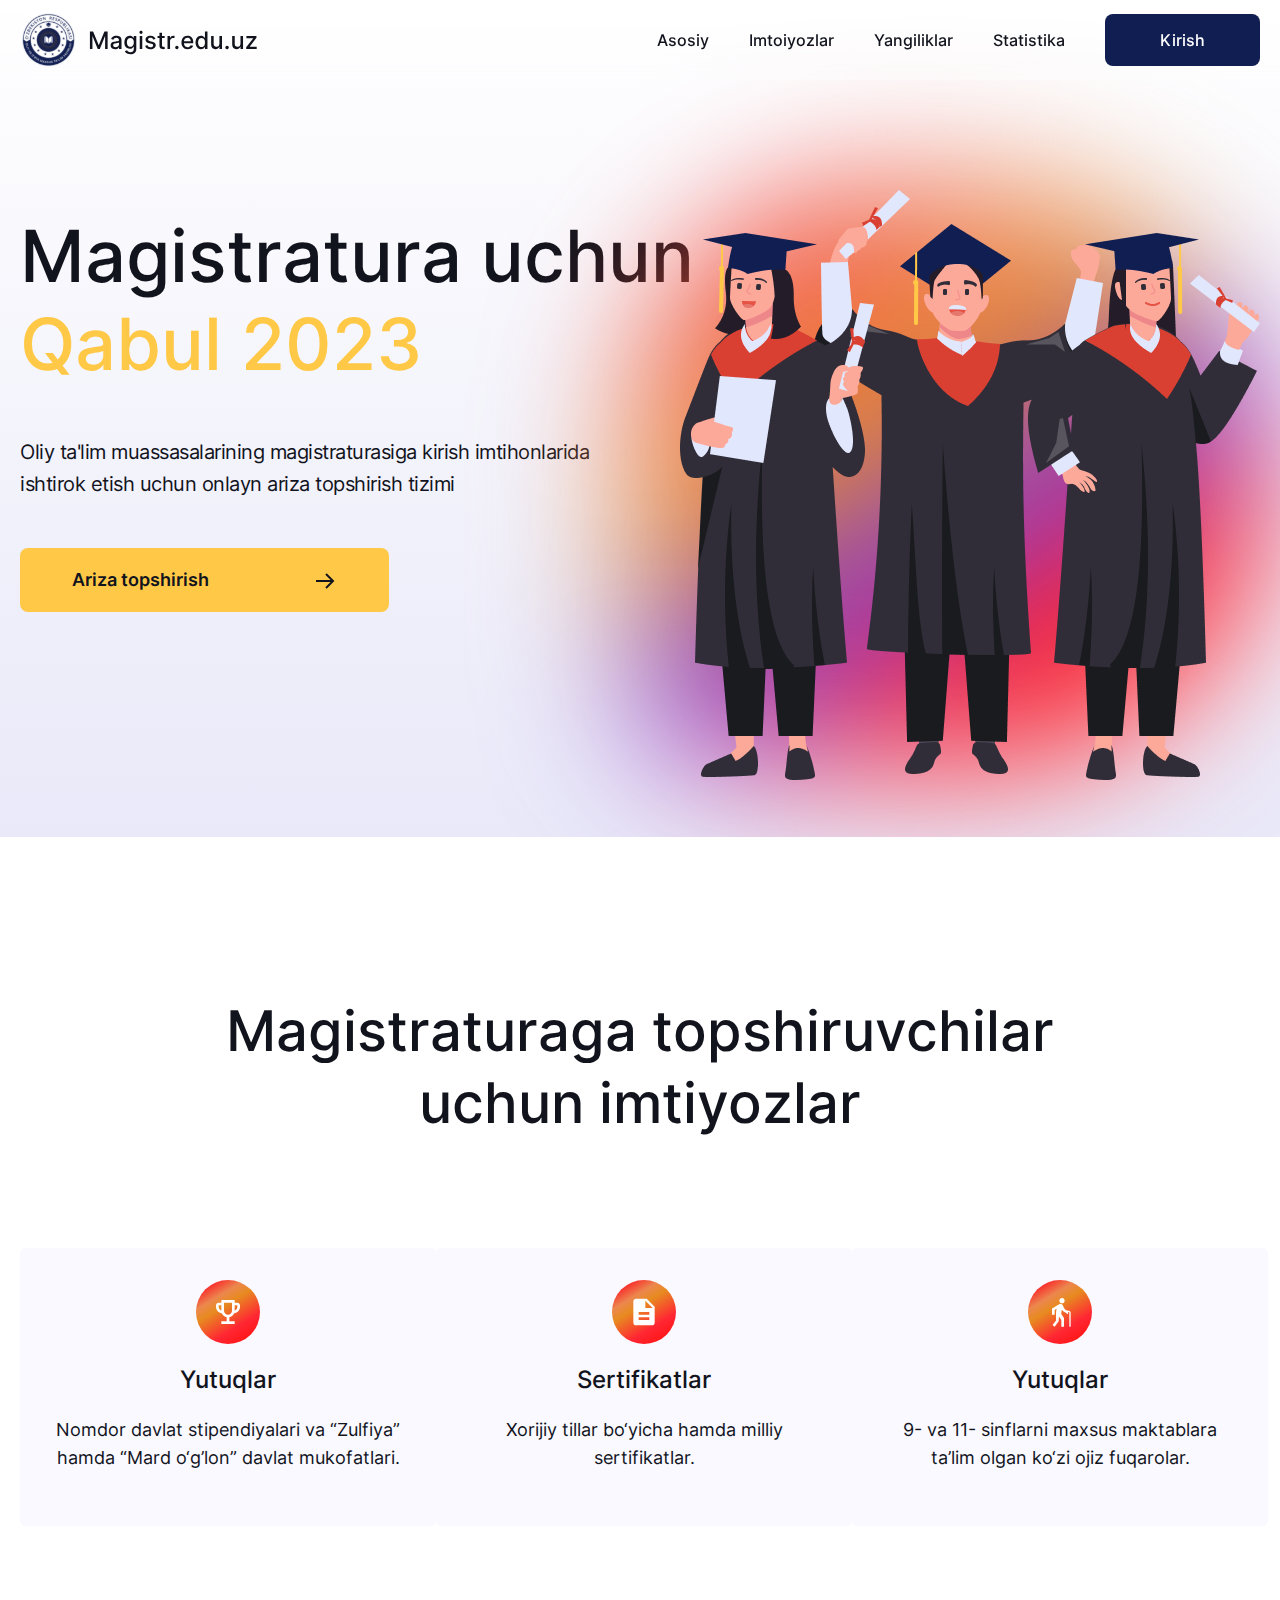
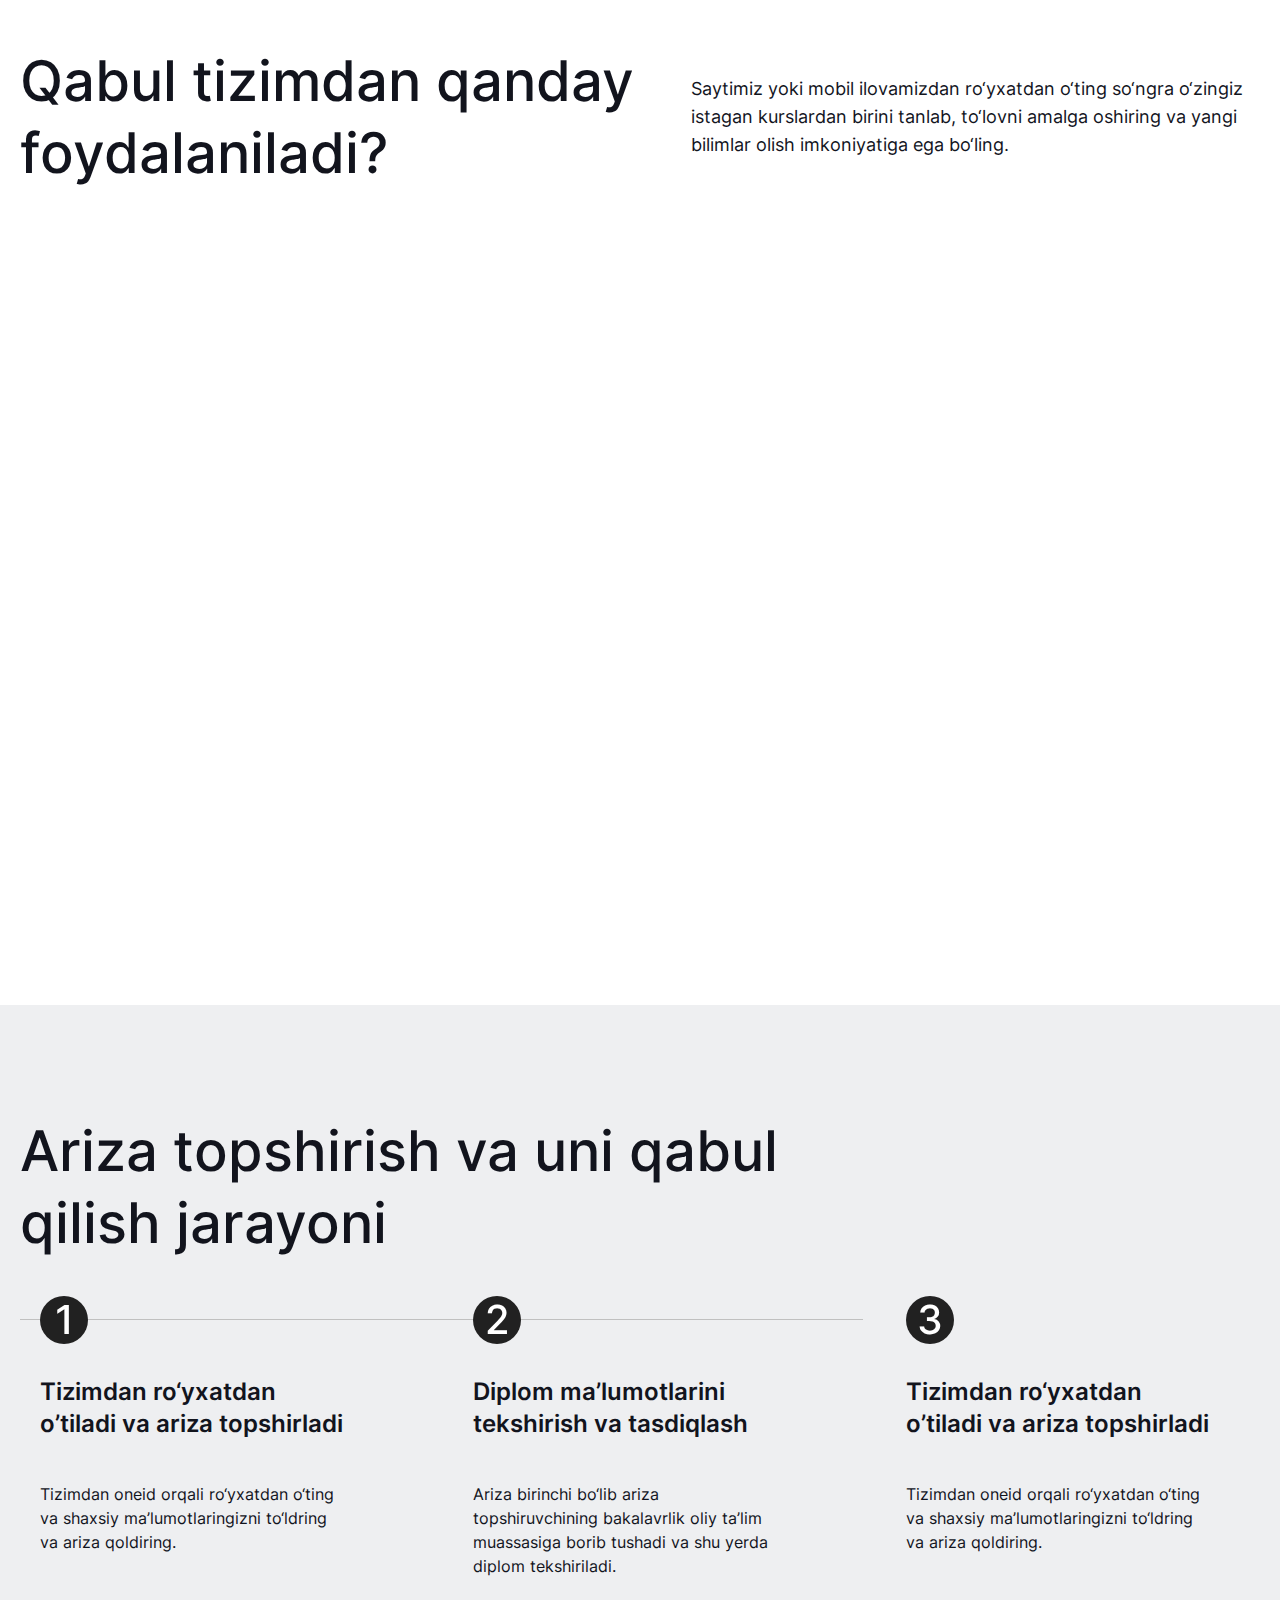
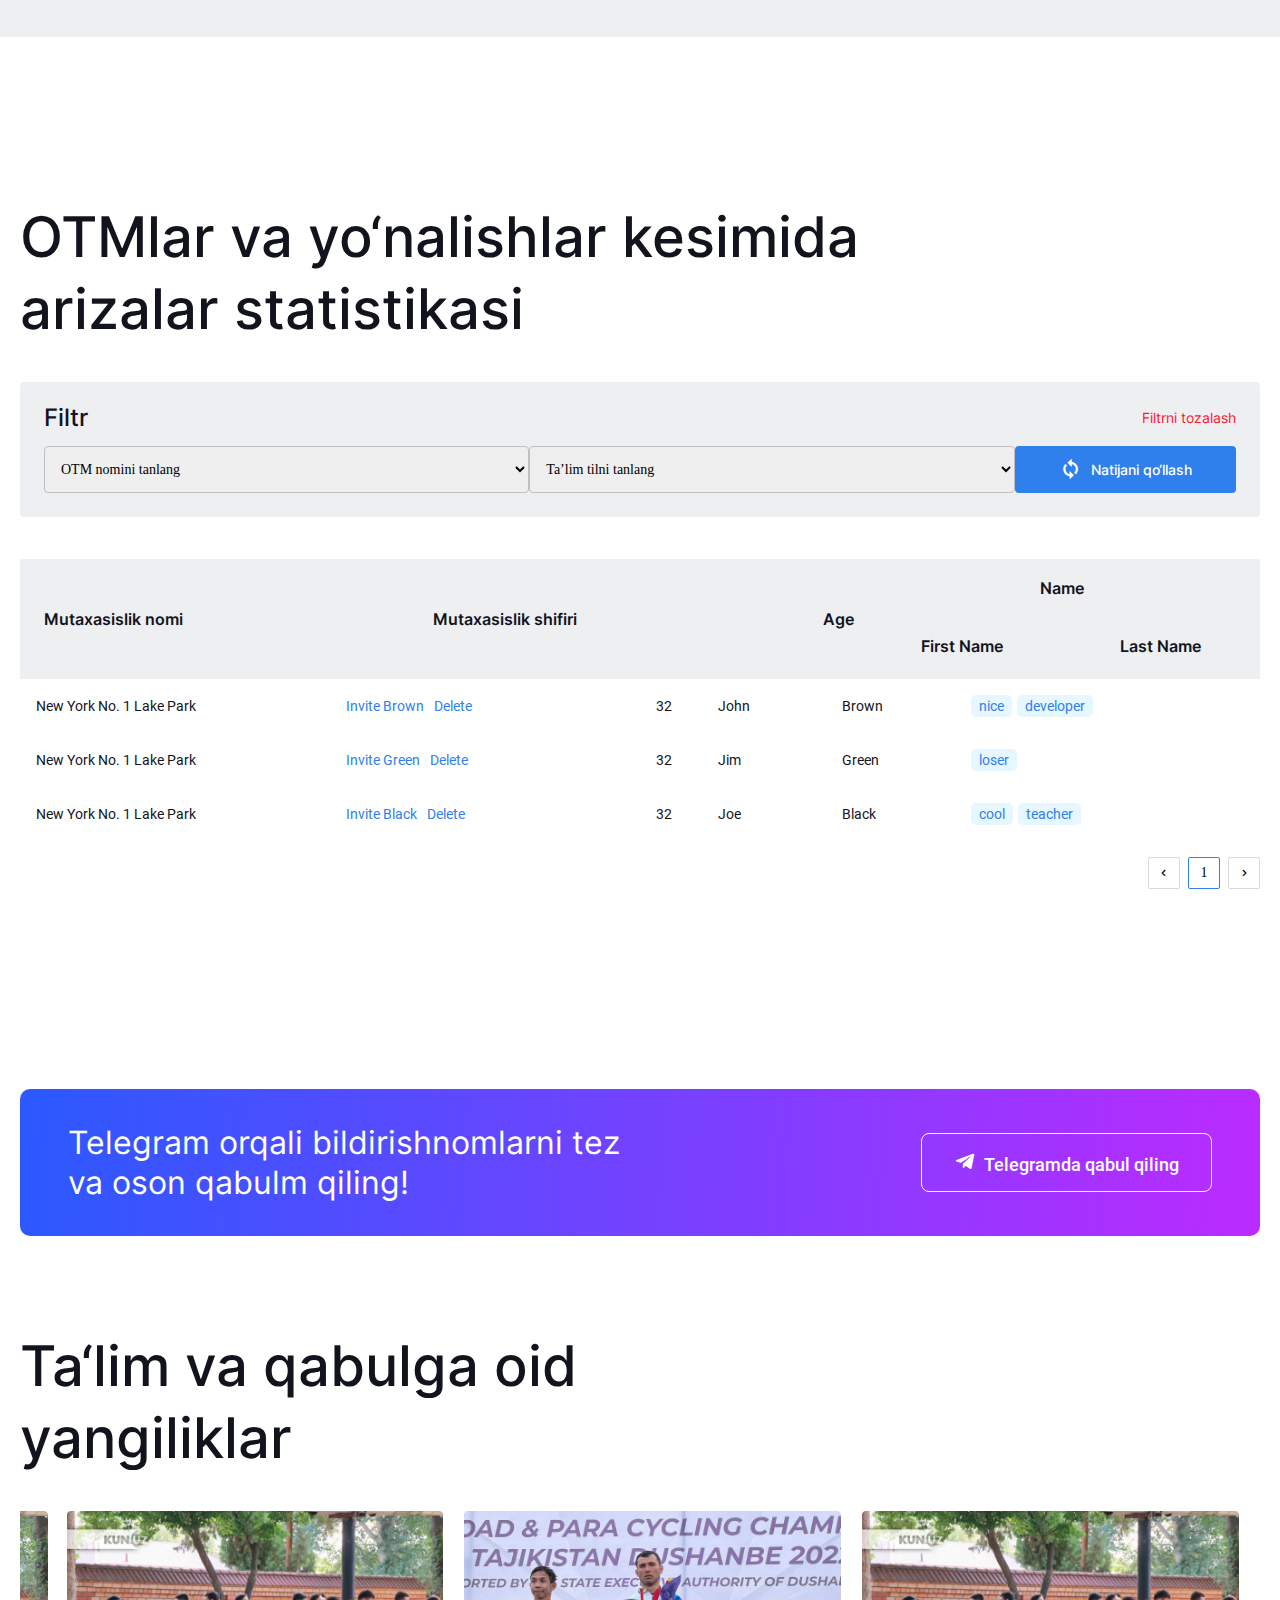
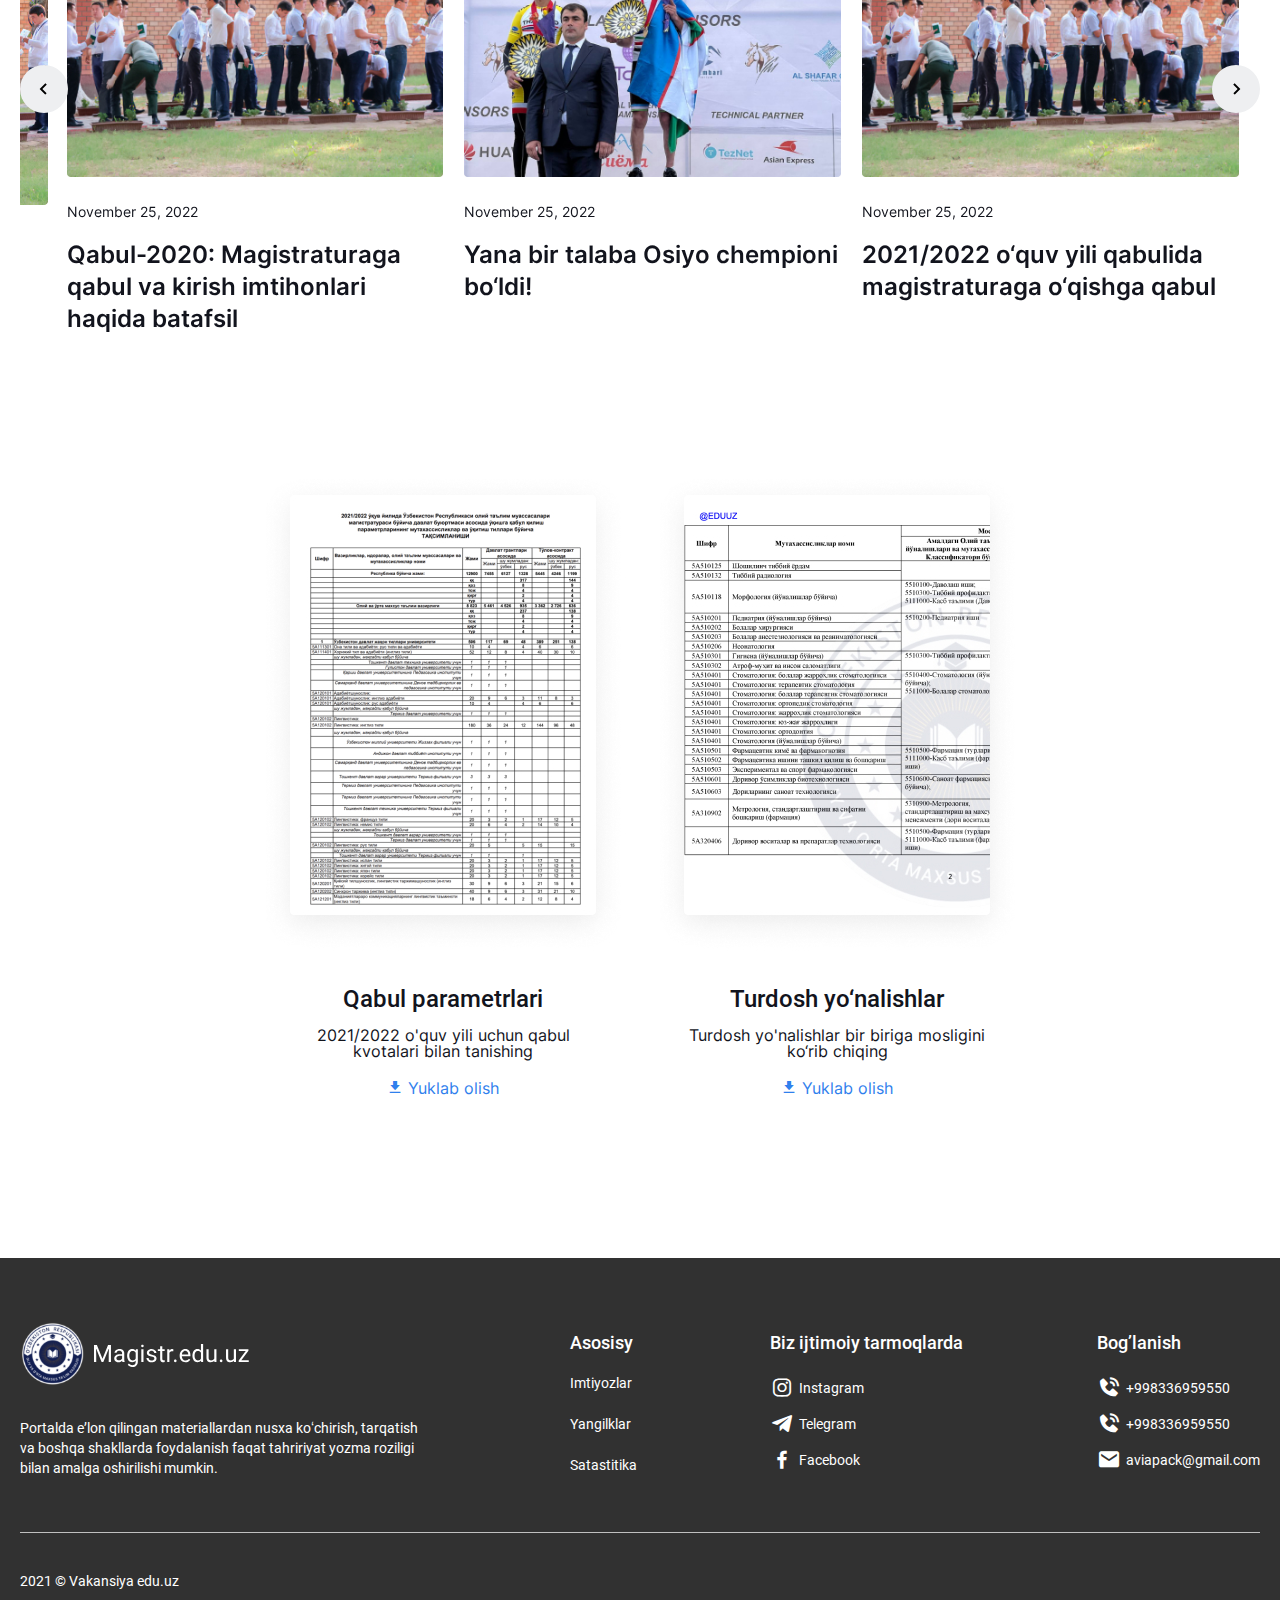
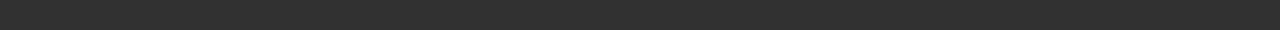
<file: index.html>
<!DOCTYPE html>
<html lang="en">

<head>
    <meta charset="UTF-8">
    <meta http-equiv="X-UA-Compatible" content="IE=edge">
    <meta name="viewport" content="width=device-width, initial-scale=1.0">
    <title>Magistr 2023</title>
    <link rel="icon" href="./assets/icons/logo.png">
    <!-- Normalize css -->
    <link rel="stylesheet" href="./css/normalize.css">
    <link rel="stylesheet" href="./css/style.css">
    <!-- Icons -->
    <link href='https://unpkg.com/boxicons@2.1.4/css/boxicons.min.css' rel='stylesheet'>

    <!-- Slick slider -->
    <link rel="stylesheet" href="./library/slick-1.8.1/slick/slick.css">

</head>

<body>
    <header id="header">
        <div class="container">
            <nav class="nav">
                <a class="nav__logo" href="#"><img src="./assets/icons/logo.svg" alt="logo"></a>
                <ul class="nav__list">
                    <li class="nav__list--item"><a class="nav__list--item-link" href="#">Asosiy</a></li>
                    <li class="nav__list--item"><a class="nav__list--item-link" href="#">Imtoiyozlar</a></li>
                    <li class="nav__list--item"><a class="nav__list--item-link" href="./news.html">Yangiliklar</a></li>
                    <li class="nav__list--item"><a class="nav__list--item-link" href="#">Statistika</a></li>
                    <li class="nav__list--item"><a id="open" class="nav__list--item-link btn" href="#">Kirish</a></li>
                </ul>
            </nav>
        </div>
    </header>
    <main>
        <section id="intro">
            <div class="container">
                <div class="wrapper">
                    <div class="left">
                        <h1>Magistratura uchun <span>Qabul 2023</span></h1>
                        <p>Oliy ta'lim muassasalarining magistraturasiga kirish imtihonlarida ishtirok etish uchun
                            onlayn ariza topshirish tizimi</p>
                        <button><span>Ariza topshirish</span> <i class='bx bx-arrow-back'></i> </button>
                    </div>
                    <img src="./assets/images/intro/user.png" alt="student">
                    <div class="right">

                    </div>
                </div>
            </div>
        </section>
        <section id="preferences">
            <div class="container">
                <div class="preferences-wrapper">
                    <h1 class="preferences__title">Magistraturaga topshiruvchilar uchun imtiyozlar</h1>

                    <div class="preferences__card">
                        <div class="preferences__card--item">
                            <img class="preferences__card--item-img" src="./assets/icons/cup.svg" alt="cup">
                            <h3 class="preferences__card--item-title">Yutuqlar</h3>
                            <p class="preferences__card--item-text">Nomdor davlat stipendiyalari va “Zulfiya” hamda
                                “Mard o‘g’lon” davlat mukofatlari.</p>
                        </div>
                        <div class="preferences__card--item">
                            <img class="preferences__card--item-img" src="./assets/icons/note.svg" alt="note">
                            <h3 class="preferences__card--item-title">Sertifikatlar</h3>
                            <p class="preferences__card--item-text">Xorijiy tillar bo‘yicha hamda milliy sertifikatlar.
                            </p>
                        </div>
                        <div class="preferences__card--item">
                            <img class="preferences__card--item-img" src="./assets/icons/human.svg" alt="human">
                            <h3 class="preferences__card--item-title">Yutuqlar</h3>
                            <p class="preferences__card--item-text">9- va 11- sinflarni maxsus maktablara ta’lim olgan
                                ko‘zi ojiz fuqarolar.</p>
                        </div>
                    </div>

                </div>

            </div>
        </section>
        <section id="instruction">
            <div class="container">
                <div class="instruction-wrapper">
                    <div class="instruction__header">
                        <h1 class="instruction__header--title">Qabul tizimdan qanday foydalaniladi?</h1>
                        <p class="instruction__header--text">Saytimiz yoki mobil ilovamizdan ro‘yxatdan o‘ting so‘ngra
                            o‘zingiz istagan kurslardan birini
                            tanlab, to‘lovni amalga oshiring va yangi bilimlar olish imkoniyatiga ega bo‘ling.</p>
                    </div>
                    <div class="instruction__content">
                        <iframe width="100%" height="600" src="https://www.youtube.com/embed/ZHzRXbCsHxM"
                            title="Videoqo&#39;llanma" frameborder="0"
                            allow="accelerometer; autoplay; clipboard-write; encrypted-media; gyroscope; picture-in-picture; web-share"
                            allowfullscreen></iframe>
                    </div>
                </div>
            </div>
        </section>
        <section id="application">
            <div class="container">
                <div class="application-wrapper">
                    <h1 class="application__title">Ariza topshirish va uni qabul qilish jarayoni</h1>
                    <div class="application__card">
                        <div class="application__card--item">
                            <h2 class="application__card--item-number">1</h2>
                            <h1 class="application__card--item-title">Tizimdan ro‘yxatdan o’tiladi va ariza topshirladi
                            </h1>
                            <p class="application__card--item-text">Tizimdan oneid orqali ro‘yxatdan o‘ting va shaxsiy
                                ma’lumotlaringizni to‘ldring va ariza qoldiring.</p>
                        </div>
                        <div class="application__card--item">
                            <h2 class="application__card--item-number">2</h2>
                            <h1 class="application__card--item-title">Diplom ma’lumotlarini tekshirish va tasdiqlash
                            </h1>
                            <p class="application__card--item-text">Ariza birinchi bo‘lib ariza topshiruvchining
                                bakalavrlik oliy ta’lim muassasiga borib tushadi va shu yerda diplom tekshiriladi.</p>
                        </div>
                        <div class="application__card--item">
                            <h2 class="application__card--item-number">3</h2>
                            <h1 class="application__card--item-title">Tizimdan ro‘yxatdan o’tiladi va ariza topshirladi
                            </h1>
                            <p class="application__card--item-text">Tizimdan oneid orqali ro‘yxatdan o‘ting va shaxsiy
                                ma’lumotlaringizni to‘ldring va ariza qoldiring.</p>
                        </div>
                    </div>
                </div>
            </div>
        </section>
        <section id="statistics">
            <div class="container">
                <div class="statistics-wrapper">
                    <h1 class="statistics__title">OTMlar va yo‘nalishlar kesimida arizalar statistikasi</h1>
                    <div class="statistics__search">
                        <div class="statistics__search--header">
                            <span>Filtr</span> <span class="statistics__search--header-red">Filtrni tozalash</span>
                        </div>
                        <div class="statistics__search--content">
                            <select name="university" id="university">
                                <option disabled selected>OTM nomini tanlang</option>
                                <option value="1">TATU</option>
                                <option value="2">KARSu</option>
                            </select>
                            <select name="language" id="language">
                                <option disabled selected>Ta’lim tilni tanlang</option>
                                <option value="1">Eng</option>
                                <option value="2">Ru</option>
                            </select>
                            <button>
                                <i class='bx bx-sync'></i>
                                Natijani qo‘llash
                            </button>
                        </div>
                    </div>
                    <div class="statistics__result">
                        <div class="statistics__result--header">

                            <h3 class="statistics__result--header-name">Mutaxasislik nomi</h3>
                            <h3 class="statistics__result--header-code">Mutaxasislik shifiri</h3>
                            <h3 class="statistics__result--header-age">Age</h3>

                            <div class="statistics__result--info">
                                <h3 class="statistics__result--info-title">Name</h3>
                                <div class="statistics__result--info-content">
                                    <h3 class="statistics__result--info-first">First Name</h3>
                                    <h3 class="statistics__result--info-second">Last Name</h3>
                                </div>
                            </div>
                        </div>

                        <div class="statistics__result--content">
                            <div class="statistics__result--item">
                                <h3 class="statistics__result--item-address">New York No. 1 Lake Park</h3>
                                <div class="statistics__result--item-func">
                                    <span>Invite Brown </span> <span> Delete</span>
                                </div>
                                <h3 class="statistics__result--item-age">32</h3>
                                <h3 class="statistics__result--item-name">John</h3>
                                <h3 class="statistics__result--item-surname">Brown</h3>
                                <h3 class="statistics__result--item-prof"><span>nice</span> <span>developer</span></h3>
                            </div>
                            <div class="statistics__result--item">
                                <h3 class="statistics__result--item-address">New York No. 1 Lake Park</h3>
                                <div class="statistics__result--item-func">
                                    <span>Invite Green </span> <span> Delete</span>
                                </div>
                                <h3 class="statistics__result--item-age">32</h3>
                                <h3 class="statistics__result--item-name">Jim</h3>
                                <h3 class="statistics__result--item-surname">Green</h3>
                                <h3 class="statistics__result--item-prof"><span>loser</span></h3>
                            </div>
                        </div>
                        <div class="statistics__result--item">
                            <h3 class="statistics__result--item-address">New York No. 1 Lake Park</h3>
                            <div class="statistics__result--item-func">
                                <span>Invite Black </span> <span> Delete</span>
                            </div>
                            <h3 class="statistics__result--item-age">32</h3>
                            <h3 class="statistics__result--item-name">Joe</h3>
                            <h3 class="statistics__result--item-surname">Black</h3>
                            <h3 class="statistics__result--item-prof"><span>cool</span> <span>teacher</span></h3>
                        </div>
                    </div>
                    <div class="statistics__pagination">
                        <i class='bx bx-chevron-left'></i>
                        <span>1</span>
                        <i class='bx bx-chevron-right'></i>
                    </div>
                    <div class="statistics__telegram">
                        <h1 class="statistics__telegram--title">Telegram orqali bildirishnomlarni tez va oson qabulm
                            qiling!</h1>
                        <button class="statistics__telegram--btn"><i class='bx bxl-telegram'></i> Telegramda qabul
                            qiling</button>
                    </div>
                </div>
            </div>
        </section>
        <section id="news">
            <div class="container">
                <div class="news-wrapper">
                    <h1 class="news__title">
                        Ta‘lim va qabulga oid yangiliklar
                    </h1>
                    <div class="news__card">
                        <div class="news__card--item">
                            <img class="news__card--item-img" src="./assets/images/news/1.jpg" alt="1">
                            <p class="news__card--item-date">November 25, 2022</p>
                            <h1 class="news__card--item-title">Qabul-2020: Magistraturaga qabul va kirish imtihonlari
                                haqida batafsil</h1>
                        </div>
                        <div class="news__card--item">
                            <img class="news__card--item-img" src="./assets/images/news/2.jpg" alt="2">
                            <p class="news__card--item-date">November 25, 2022</p>
                            <h1 class="news__card--item-title">Yana bir talaba Osiyo chempioni bo‘ldi!</h1>
                        </div>
                        <div class="news__card--item">
                            <img class="news__card--item-img" src="./assets/images/news/1.jpg" alt="3">
                            <p class="news__card--item-date">November 25, 2022</p>
                            <h1 class="news__card--item-title"> 2021/2022 o‘quv yili qabulida magistraturaga o‘qishga
                                qabul</h1>
                        </div>


                        <div class="news__card--item">
                            <img class="news__card--item-img" src="./assets/images/news/1.jpg" alt="1">
                            <p class="news__card--item-date">November 25, 2022</p>
                            <h1 class="news__card--item-title">Qabul-2020: Magistraturaga qabul va kirish imtihonlari
                                haqida batafsil</h1>
                        </div>
                        <div class="news__card--item">
                            <img src="./assets/images/news/2.jpg" alt="2">
                            <p class="news__card--item-date">November 25, 2022</p>
                            <h1 class="news__card--item-title">Yana bir talaba Osiyo chempioni bo‘ldi!</h1>
                        </div>
                        <div class="news__card--item">
                            <img src="./assets/images/news/1.jpg" alt="3">
                            <p class="news__card--item-date">November 25, 2022</p>
                            <h1 class="news__card--item-title"> 2021/2022 o‘quv yili qabulida magistraturaga o‘qishga
                                qabul</h1>
                        </div>
                    </div>
                </div>
            </div>
        </section>
        <section id="arguments">
            <div class="container">
                <div class="arguments-wrapper">
                    <div class="arguments__card">
                        <img class="arguments__card--img" src="./assets/images/arguments/1.jpg" alt="1">
                        <h1 class="arguments__card--title">Qabul parametrlari</h1>
                        <p class="arguments__card--text">2021/2022 o'quv yili uchun qabul kvotalari bilan tanishing</p>
                        <button class="arguments__card--btn">
                            <i class='bx bxs-download'></i> Yuklab olish
                        </button>
                    </div>
                    <div class="arguments__card">
                        <img class="arguments__card--img" src="./assets/images/arguments/2.jpg" alt="2">
                        <h1 class="arguments__card--title">Turdosh yo‘nalishlar</h1>
                        <p class="arguments__card--text">Turdosh yo'nalishlar bir biriga mosligini ko‘rib chiqing</p>
                        <button class="arguments__card--btn">
                            <i class='bx bxs-download'></i> Yuklab olish
                        </button>
                    </div>
                </div>
            </div>
        </section>
    </main>
    <footer id="footer">
        <div class="container">
            <div class="footer-wrapper">
                <div class="footer__header">
                    <div class="footer__header--item">
                        <img src="./assets/icons/logo-footer.svg" alt="logo">
                        <p>Portalda eʼlon qilingan materiallardan nusxa koʻchirish, tarqatish va boshqa shakllarda
                            foydalanish faqat tahririyat yozma roziligi bilan amalga oshirilishi mumkin.</p>
                    </div>
                    <div class="footer__header--item">
                        <h1>Asosisy</h1>
                        <ul>
                            <li>Imtiyozlar</li>
                            <li>Yangilklar</li>
                            <li>Satastitika</li>
                        </ul>
                    </div>
                    <div class="footer__header--item">
                        <h1>Biz ijtimoiy tarmoqlarda</h1>
                        <ul>
                            <li><i class='bx bxl-instagram'></i> Instagram</li>
                            <li><i class='bx bxl-telegram'></i> Telegram</li>
                            <li><i class='bx bxl-facebook'></i> Facebook</li>
                        </ul>
                    </div>
                    <div class="footer__header--item">
                        <h1>Bog’lanish</h1>
                        <ul>
                            <li><i class='bx bxs-phone-call'></i>+998336959550</li>
                            <li><i class='bx bxs-phone-call'></i>+998336959550</li>
                            <li><i class='bx bxs-envelope'></i> aviapack@gmail.com</li>
                        </ul>
                    </div>
                </div>
                <div class="footer__bottom">
                    2021 © Vakansiya edu.uz
                </div>
            </div>
        </div>
    </footer>

    <div id="modal" class="modal-window">
        <div class="modal-window__content">
            <div class="modal-window__content-header">
                <p>Kirish yoki ro‘yxatdan o‘tish</p>
                <i id="close" class='bx bx-x'></i>
            </div>

            <div class="modal-window__content-categories">
                <button class="modal-window__content-btn" data-tab="#tab_1">Tizimga kirish</button>
                <button class="modal-window__content-btn" data-tab="#tab_2">Ro‘yxatdan o‘tish</button>
            </div>

            <div id="tab_1" class="modal-window__content-item">
                <form action="http://echo.htmlacademy.ru" method="POST" class="modal-window__form">
                    <label for="tel">
                        <p>Telefon raqamingiz*</p>
                        <div class="input-wrapper">
                            <input type="tel" name="tel_number" placeholder="+998903718891"
                                aria-label="Enter phone number" id="tel" required>
                        </div>
                    </label>
                    <label for="pass">
                        <p>Parol*</p>
                        <div class="input-wrapper">
                            <input type="password" name="password" placeholder="1234567" aria-label="Enter the passwrod"
                                id="pass" required>
                            <img src="./assets/icons/eye.svg" alt="eye">
                        </div>
                        <p class="pass-info"><span>Kodni qayta yuborish 1:59</span> <span>Parolni unutdingizmi?</span>
                        </p>
                    </label>
                    <button>Kirish</button>
                    <div class="form-or">yoki</div>
                    <button class="btn-color">ONE ID orqali</button>
                </form>
            </div>

            <div id="tab_2" class="modal-window__content-item">
                <form action="http://echo.htmlacademy.ru" method="POST" class="modal-window__form">
                    <label for="tel">
                        <p>Telefon raqamingiz*</p>
                        <div class="input-wrapper">
                            <input type="tel" name="tel_number" placeholder="+998903718891"
                                aria-label="Enter phone number" id="tel" required>
                        </div>
                    </label>
                    <label for="pass">
                        <p>Pasport seriyasi va raqami*</p>
                        <div class="input-wrapper">
                            <input type="text" name="series" placeholder="AA1234567"
                                aria-label="Enter the password series and number" id="pass" required>
                        </div>
                    </label>
                    <label for="number">
                        <p>JSHSHIR*</p>
                        <div class="input-wrapper">
                            <input type="text" name="number-password" placeholder="1234567891011121314"
                                aria-label="Enter the password series and number" id="number" required>
                        </div>
                    </label>

                    <button>Ro‘yxatdan o‘tish</button>
                    <div class="form-or">yoki</div>
                    <button class="btn-color">ONE ID orqali</button>
                </form>
            </div>
        </div>
    </div>


    <script src="./js/jquery-3.6.0.min.js"></script>
    <script src="./js/jquery-migrate-1.4.1.min.js"></script>
    <script src="./js/slick.min.js"></script>
    <script src="./js/script.js"></script>
</body>


</html>
</file>
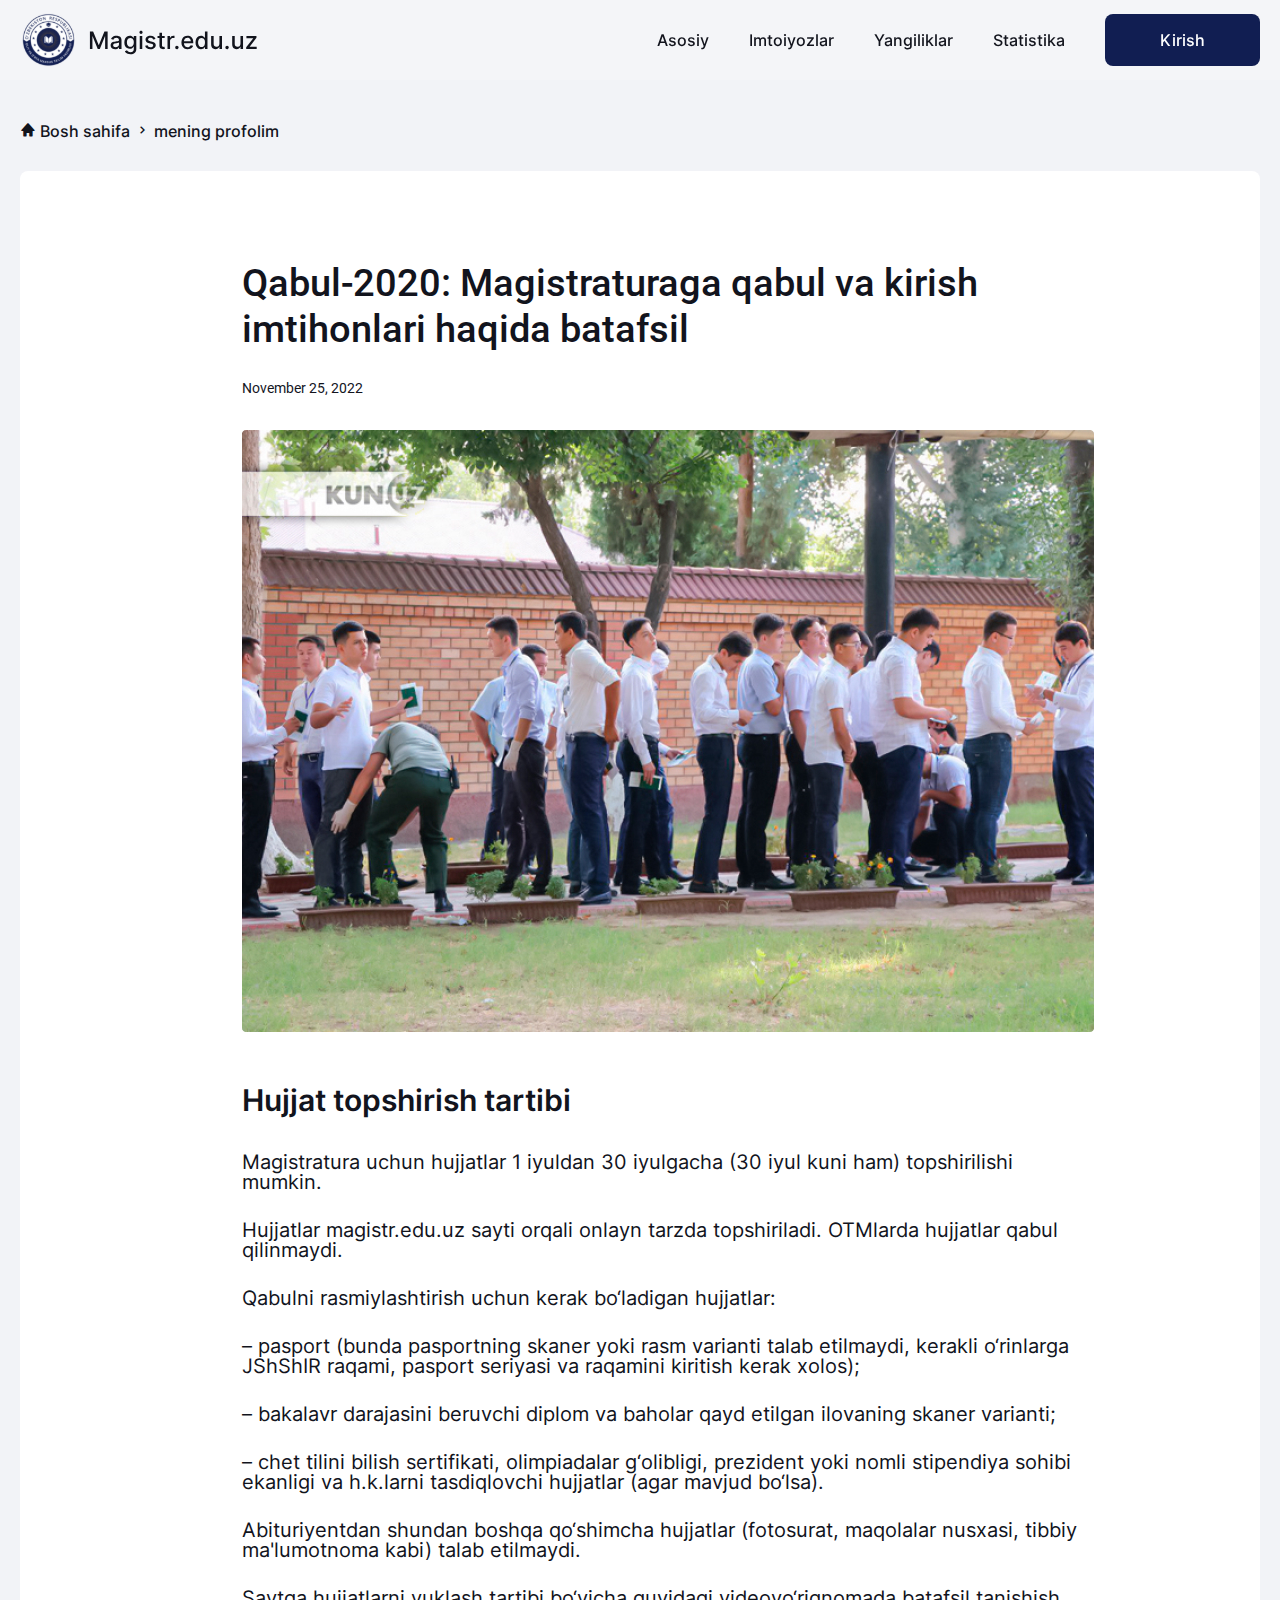
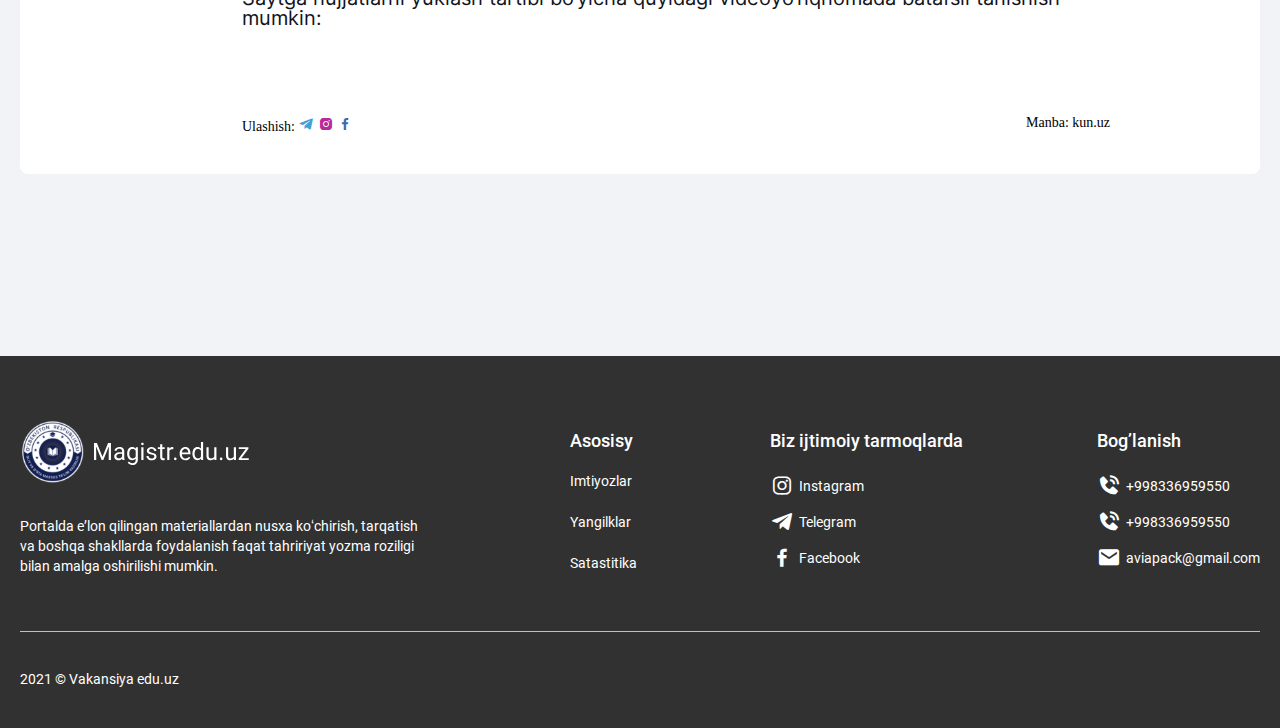
<file: news.html>
<!DOCTYPE html>
<html lang="en">

<head>
    <meta charset="UTF-8">
    <meta http-equiv="X-UA-Compatible" content="IE=edge">
    <meta name="viewport" content="width=device-width, initial-scale=1.0">
    <link rel="icon" href="./assets/icons/logo.png">
    <!-- Normalize css -->
    <link rel="stylesheet" href="./css/normalize.css">
    <link rel="stylesheet" href="./css/style.css">
    <!-- Icons -->
    <link href='https://unpkg.com/boxicons@2.1.4/css/boxicons.min.css' rel='stylesheet'>

    <!-- Slick slider -->
    <link rel="stylesheet" href="./library/slick-1.8.1/slick/slick.css">

    <title>Magistr 2023</title>
</head>

<body class="news-page-body">
    <header id="header">
        <div class="container">
            <nav class="nav">
                <a class="nav__logo" href="#"><img src="./assets/icons/logo.svg" alt="logo"></a>
                <ul class="nav__list">
                    <li class="nav__list--item"><a class="nav__list--item-link" href="#">Asosiy</a></li>
                    <li class="nav__list--item"><a class="nav__list--item-link" href="#">Imtoiyozlar</a></li>
                    <li class="nav__list--item"><a class="nav__list--item-link" href="#">Yangiliklar</a></li>
                    <li class="nav__list--item"><a class="nav__list--item-link" href="#">Statistika</a></li>
                    <li class="nav__list--item"><a id="open" class="nav__list--item-link btn" href="#">Kirish</a></li>
                </ul>
            </nav>
        </div>
    </header>
    <main class="main">
        <section id="news-page">
            <div class="container">
                <div class="news-page-wrapper">
                    <div class="news-page__header">
                        <i class='bx bxs-home'></i> <a href="./index.html">Bosh sahifa</a> <i class='bx bx-chevron-right'></i> <a href="#">mening profolim</a>
                    </div>
                    <div class="news-page__content">
                        <h1 class="news-page__content--title">Qabul-2020: Magistraturaga qabul va kirish imtihonlari haqida batafsil</h1>
                        <p class="news-page__content--date">November 25, 2022</p>
                        <img class="news-page__content--img" src="./assets/images/news-page/news.jpg" alt="picture">
                        <h2 class="news-page__content--subtitle">Hujjat topshirish tartibi</h2>
                        <div class="news-page__content--text">
                            
                            <p>Magistratura uchun hujjatlar 1 iyuldan 30 iyulgacha (30 iyul kuni ham) topshirilishi mumkin.</p>
                            <p>Hujjatlar magistr.edu.uz sayti orqali onlayn tarzda topshiriladi. OTMlarda hujjatlar qabul qilinmaydi.</p>
                            <p>Qabulni rasmiylashtirish uchun kerak bo‘ladigan hujjatlar:</p>
                            <p>– pasport (bunda pasportning skaner yoki rasm varianti talab etilmaydi, kerakli o‘rinlarga JShShIR raqami, pasport seriyasi va raqamini kiritish kerak xolos);</p>
                            <p>– bakalavr darajasini beruvchi diplom va baholar qayd etilgan ilovaning skaner varianti;</p>
                            <p>– chet tilini bilish sertifikati, olimpiadalar g‘olibligi, prezident yoki nomli stipendiya sohibi ekanligi va h.k.larni tasdiqlovchi hujjatlar (agar mavjud bo‘lsa).</p>
                            <p>Abituriyentdan shundan boshqa qo‘shimcha hujjatlar (fotosurat, maqolalar nusxasi, tibbiy ma'lumotnoma kabi) talab etilmaydi.</p>
                            <p> Saytga hujjatlarni yuklash tartibi bo‘yicha quyidagi videoyo‘riqnomada batafsil tanishish mumkin:</p>
               
                        </div>
                        <div class="news-page__content--footer">
                            <div class="news-page__content--footer-left">Ulashish: <i class='bx bxl-telegram'></i> <i class='bx bxl-instagram-alt'></i> <i class='bx bxl-facebook'></i></div>
                            <div class="news-page__content--footer-right">Manba: kun.uz</div>
                        </div>
                    </div>
                </div>
            </div>
        </section>
    </main>
    <footer id="footer">
        <div class="container">
            <div class="footer-wrapper">
                <div class="footer__header">
                    <div class="footer__header--item">
                        <img src="./assets/icons/logo-footer.svg" alt="logo">
                        <p>Portalda eʼlon qilingan materiallardan nusxa koʻchirish, tarqatish va boshqa shakllarda
                            foydalanish faqat tahririyat yozma roziligi bilan amalga oshirilishi mumkin.</p>
                    </div>
                    <div class="footer__header--item">
                        <h1>Asosisy</h1>
                        <ul>
                            <li>Imtiyozlar</li>
                            <li>Yangilklar</li>
                            <li>Satastitika</li>
                        </ul>
                    </div>
                    <div class="footer__header--item">
                        <h1>Biz ijtimoiy tarmoqlarda</h1>
                        <ul>
                            <li><i class='bx bxl-instagram'></i> Instagram</li>
                            <li><i class='bx bxl-telegram'></i> Telegram</li>
                            <li><i class='bx bxl-facebook'></i> Facebook</li>
                        </ul>
                    </div>
                    <div class="footer__header--item">
                        <h1>Bog’lanish</h1>
                        <ul>
                            <li><i class='bx bxs-phone-call'></i>+998336959550</li>
                            <li><i class='bx bxs-phone-call'></i>+998336959550</li>
                            <li><i class='bx bxs-envelope'></i> aviapack@gmail.com</li>
                        </ul>
                    </div>
                </div>
                <div class="footer__bottom">
                    2021 © Vakansiya edu.uz
                </div>
            </div>
        </div>
    </footer>

    <div id="modal" class="modal-window">
        <div class="modal-window__content">
            <div class="modal-window__content-header">
                <p>Kirish yoki ro‘yxatdan o‘tish</p>
                <i id="close" class='bx bx-x'></i>
            </div>

            <div class="modal-window__content-categories">
                <button class="modal-window__content-btn" data-tab="#tab_1">Tizimga kirish</button>
                <button class="modal-window__content-btn" data-tab="#tab_2">Ro‘yxatdan o‘tish</button>
            </div>

            <div id="tab_1" class="modal-window__content-item">
                <form action="http://echo.htmlacademy.ru" method="POST" class="modal-window__form">
                    <label for="tel">
                        <p>Telefon raqamingiz*</p>
                        <div class="input-wrapper">
                            <input type="tel" name="tel_number" placeholder="+998903718891"
                                aria-label="Enter phone number" id="tel" required>
                        </div>
                    </label>
                    <label for="pass">
                        <p>Parol*</p>
                        <div class="input-wrapper">
                            <input type="password" name="password" placeholder="1234567" aria-label="Enter the passwrod"
                                id="pass" required>
                            <img src="./assets/icons/eye.svg" alt="eye">
                        </div>
                        <p class="pass-info"><span>Kodni qayta yuborish 1:59</span> <span>Parolni unutdingizmi?</span>
                        </p>
                    </label>
                    <button>Kirish</button>
                    <div class="form-or">yoki</div>
                    <button class="btn-color">ONE ID orqali</button>
                </form>
            </div>

            <div id="tab_2" class="modal-window__content-item">
                <form action="http://echo.htmlacademy.ru" method="POST" class="modal-window__form">
                    <label for="tel">
                        <p>Telefon raqamingiz*</p>
                        <div class="input-wrapper">
                            <input type="tel" name="tel_number" placeholder="+998903718891"
                                aria-label="Enter phone number" id="tel" required>
                        </div>
                    </label>
                    <label for="pass">
                        <p>Pasport seriyasi va raqami*</p>
                        <div class="input-wrapper">
                            <input type="text" name="series" placeholder="AA1234567"
                                aria-label="Enter the password series and number" id="pass" required>
                        </div>
                    </label>
                    <label for="number">
                        <p>JSHSHIR*</p>
                        <div class="input-wrapper">
                            <input type="text" name="number-password" placeholder="1234567891011121314"
                                aria-label="Enter the password series and number" id="number" required>
                        </div>
                    </label>

                    <button>Ro‘yxatdan o‘tish</button>
                    <div class="form-or">yoki</div>
                    <button class="btn-color">ONE ID orqali</button>
                </form>
            </div>
        </div>
    </div>



</body>

<script src="./js/script.js"></script>

</html>
</file>
<file: css/style.css>
* {
  padding: 0;
  margin: 0;
  border: 0;
  scroll-behavior: smooth;
}

*,
*::before,
*::after {
  -webkit-box-sizing: border-box;
  box-sizing: border-box;
}

:focus,
:active {
  outline: none;
}

a:focus,
a:active {
  outline: none;
}

nav,
footer,
header,
aside {
  display: block;
}

html,
body {
  height: 100%;
  width: 100%;
  font-size: 100%;
  line-height: 1;
  font-size: 14px;
  -ms-text-size-adjust: 100%;
  -moz-text-size-adjust: 100%;
  -webkit-text-size-adjust: 100%;
}

input,
button,
textarea {
  font-family: inherit;
}

input::-ms-clear {
  display: none;
}

button {
  cursor: pointer;
}

button::-moz-focus-inner {
  padding: 0;
  border: 0;
}

a,
a:visited {
  text-decoration: none;
}

a:hover {
  text-decoration: none;
}

ul li {
  list-style: none;
}

img {
  vertical-align: top;
}

h1,
h2,
h3,
h4,
h5,
h6 {
  font-size: inherit;
  font-weight: inherit;
}

@font-face {
  font-family: "Roboto-Regular";
  src: url(../assets/fonts/Roboto/Roboto-Regular.ttf);
  font-weight: 400;
  font-style: normal;
}
@font-face {
  font-family: "Roboto-Medium";
  src: url(../assets/fonts/Roboto/Roboto-Medium.ttf);
  font-weight: 500;
  font-style: normal;
}
@font-face {
  font-family: "Roboto-Bold";
  src: url(../assets/fonts/Roboto/Roboto-Bold.ttf);
  font-weight: 700;
  font-style: normal;
}
@font-face {
  font-family: "Inter-Regular";
  src: url(../assets/fonts/Inter/static/Inter-Regular.ttf);
  font-weight: 400;
  font-style: normal;
}
@font-face {
  font-family: "Inter-Medium";
  src: url(../assets/fonts/Inter/static/Inter-Medium.ttf);
  font-weight: 500;
  font-style: normal;
}
@font-face {
  font-family: "Inter-SemiBold";
  src: url(../assets/fonts/Inter/static/Inter-SemiBold.ttf);
  font-weight: 600;
  font-style: normal;
}
@font-face {
  font-family: "Inter-Bold";
  src: url(../assets/fonts/Inter/static/Inter-Bold.ttf);
  font-weight: 700;
  font-style: normal;
}
@font-face {
  font-family: "Inter-ExtraBold";
  src: url(../assets/fonts/Inter/static/Inter-ExtraBold.ttf);
  font-weight: 800;
  font-style: normal;
}
.container {
  max-width: 1340px;
  margin: 0 auto;
  padding: 0 20px;
}

body {
  overflow-x: hidden;
}

#header {
  position: fixed;
  width: 100%;
  top: 0;
  z-index: 10;
  background-color: rgba(255, 255, 255, 0.1803921569);
  -webkit-backdrop-filter: blur(10px);
          backdrop-filter: blur(10px);
}

.nav {
  display: -webkit-box;
  display: -ms-flexbox;
  display: flex;
  -webkit-box-pack: justify;
      -ms-flex-pack: justify;
          justify-content: space-between;
  -webkit-box-align: center;
      -ms-flex-align: center;
          align-items: center;
  height: 80px;
}
.nav__list {
  display: -webkit-box;
  display: -ms-flexbox;
  display: flex;
  -webkit-column-gap: 40px;
     -moz-column-gap: 40px;
          column-gap: 40px;
}
.nav__list--item-link {
  font-size: 16px;
  font-family: "Inter-Medium", sans-serif;
  color: #12141D;
  text-transform: none;
}
.nav__list--item .btn {
  padding: 16px 55px;
  background-color: #111E52;
  color: #ffffff;
  border-radius: 8px;
}

#intro {
  background: -webkit-gradient(linear, left bottom, left top, color-stop(0.76%, #E9E9F9), to(rgba(225, 226, 255, 0))), #FFFFFF;
  background: linear-gradient(0deg, #E9E9F9 0.76%, rgba(225, 226, 255, 0) 100%), #FFFFFF;
  min-height: 837px;
  overflow: hidden;
}

.wrapper {
  display: -webkit-box;
  display: -ms-flexbox;
  display: flex;
  -webkit-box-align: center;
      -ms-flex-align: center;
          align-items: center;
  -webkit-box-pack: justify;
      -ms-flex-pack: justify;
          justify-content: space-between;
  width: 100%;
  position: relative;
  padding-top: 100px;
}
.wrapper img {
  position: absolute;
  z-index: 2;
  top: 190px;
  right: 0;
}
.wrapper .right {
  min-width: 638px;
  min-height: 575.84px;
  background: linear-gradient(148.79deg, #f82c2c 12.9%, #ec874e 29.15%, #e78b20 41.54%, #6c3df4 54.7%, #ff2633 70.18%, #ff1818 87.21%);
  -webkit-filter: blur(70px);
          filter: blur(70px);
  border-radius: 250px 280px 300px 100px;
  position: relative;
  top: 90px;
  right: 70px;
}
.wrapper .left {
  min-width: 55%;
}
.wrapper .left h1 {
  font-size: 72px;
  font-family: "Inter-Medium", sans-serif;
  color: #12141D;
  text-transform: none;
  line-height: 88px;
}
.wrapper .left h1 span {
  color: #FFC947;
}
.wrapper .left p {
  font-size: 20px;
  font-family: "Inter-Regular", sans-serif;
  color: #12141D;
  text-transform: none;
  line-height: 32px;
  max-width: 636px;
  letter-spacing: -0.5px;
}
.wrapper .left button {
  font-size: 18px;
  font-family: "Inter-SemiBold", sans-serif;
  color: #12141D;
  text-transform: none;
  background-color: #FFC947;
  width: 369px;
  height: 64px;
  border-radius: 8px;
  display: -webkit-box;
  display: -ms-flexbox;
  display: flex;
  -ms-flex-pack: distribute;
      justify-content: space-around;
  -webkit-box-align: center;
      -ms-flex-align: center;
          align-items: center;
  margin-top: 48px;
}

.bx-arrow-back {
  -webkit-transform: rotate(180deg);
          transform: rotate(180deg);
  font-size: 24px;
}

.modal-window {
  position: absolute;
  min-height: 100vh;
  min-width: 100vw;
  z-index: 999;
  top: 0;
  left: 0;
  background-color: rgba(0, 0, 0, 0.3137254902);
  -webkit-backdrop-filter: blur(3px);
          backdrop-filter: blur(3px);
  -webkit-box-align: center;
      -ms-flex-align: center;
          align-items: center;
  -webkit-box-pack: center;
      -ms-flex-pack: center;
          justify-content: center;
  display: none;
  overflow: hidden;
}
.modal-window__content {
  width: 456px;
  height: 649px;
  background: #FFFFFF;
  border: 1px solid #EEEFF1;
  -webkit-box-shadow: 0px 4px 20px rgba(0, 0, 0, 0.08);
          box-shadow: 0px 4px 20px rgba(0, 0, 0, 0.08);
  border-radius: 8px;
  padding: 32px;
}
.modal-window__content-header {
  font-size: 30px;
  font-family: "Inter-SemiBold", sans-serif;
  color: #12141D;
  text-transform: none;
  line-height: 40px;
  display: -webkit-box;
  display: -ms-flexbox;
  display: flex;
}
.modal-window__content-categories {
  font-size: 16px;
  font-family: "Roboto-Medium", sans-serif;
  color: #12141D;
  text-transform: none;
  display: -webkit-box;
  display: -ms-flexbox;
  display: flex;
  -webkit-box-pack: justify;
      -ms-flex-pack: justify;
          justify-content: space-between;
  margin-top: 25px;
}
.modal-window__content-btn {
  background-color: transparent;
  width: 196px;
  height: 48px;
  border-bottom: 2px solid silver;
}

.bx-x {
  cursor: pointer;
}

.modal-window__content-item {
  display: none;
  margin-top: 32px;
}
.modal-window__content-item form {
  display: -webkit-box;
  display: -ms-flexbox;
  display: flex;
  -webkit-box-orient: vertical;
  -webkit-box-direction: normal;
      -ms-flex-direction: column;
          flex-direction: column;
  gap: 24px;
}
.modal-window__content-item label {
  font-size: 14px;
  font-family: "Roboto-Regular", sans-serif;
  color: #12141D;
  text-transform: none;
}
.modal-window__content-item label p {
  margin-bottom: 8px;
}
.modal-window__content-item label input {
  width: 100%;
}
.modal-window__content-item label .input-wrapper {
  display: -webkit-box;
  display: -ms-flexbox;
  display: flex;
  width: 100%;
  border: 1px solid silver;
  border-radius: 8px;
  padding: 14px 12px;
}
.modal-window__content-item button {
  padding: 12px 0;
  border-radius: 6px;
  background-color: #2F80ED;
  font-size: 16px;
  font-family: "Roboto-Medium", sans-serif;
  color: #ffffff;
  text-transform: none;
}
.modal-window__content-item .btn-color {
  background-color: #4327BA;
}
.modal-window__content-item .form-or {
  text-align: center;
  font-size: 14px;
  font-family: "Inter-Medium", sans-serif;
  color: #12141D;
  text-transform: none;
  position: relative;
}
.modal-window__content-item .form-or::before {
  content: "";
  width: 80px;
  height: 1px;
  background-color: silver;
  position: absolute;
  left: 22%;
  top: 50%;
}
.modal-window__content-item .form-or::after {
  content: "";
  width: 80px;
  height: 1px;
  background-color: silver;
  position: absolute;
  right: 22%;
  top: 50%;
}

.pass-info {
  display: -webkit-box;
  display: -ms-flexbox;
  display: flex;
  -webkit-box-pack: justify;
      -ms-flex-pack: justify;
          justify-content: space-between;
  margin-top: 8px;
}

.active {
  display: block;
  color: #2F80ED;
  border-bottom-color: #2F80ED;
}

#preferences {
  width: 100%;
  min-height: 770px;
}

.preferences-wrapper {
  padding-top: 120px;
  display: -webkit-box;
  display: -ms-flexbox;
  display: flex;
  -webkit-box-orient: vertical;
  -webkit-box-direction: normal;
      -ms-flex-direction: column;
          flex-direction: column;
  -webkit-box-pack: center;
      -ms-flex-pack: center;
          justify-content: center;
  -webkit-box-align: center;
      -ms-flex-align: center;
          align-items: center;
  gap: 72px;
}

.preferences__title {
  font-size: 56px;
  font-family: "Inter-Medium", sans-serif;
  color: #12141D;
  text-transform: none;
  line-height: 72px;
  max-width: 978px;
  text-align: center;
}
.preferences__card {
  width: 100%;
  display: -webkit-box;
  display: -ms-flexbox;
  display: flex;
  -webkit-box-pack: justify;
      -ms-flex-pack: justify;
          justify-content: space-between;
}
.preferences__card--item {
  background-color: #F9F9FF;
  display: -webkit-box;
  display: -ms-flexbox;
  display: flex;
  -webkit-box-orient: vertical;
  -webkit-box-direction: normal;
      -ms-flex-direction: column;
          flex-direction: column;
  -webkit-box-pack: center;
      -ms-flex-pack: center;
          justify-content: center;
  -webkit-box-align: center;
      -ms-flex-align: center;
          align-items: center;
  gap: 24px;
  padding: 32px 30px 54px;
  border-radius: 5px;
  -webkit-transition: all 0.5s ease;
  transition: all 0.5s ease;
  cursor: pointer;
}
.preferences__card--item:hover {
  -webkit-box-shadow: 0 0 12px silver;
          box-shadow: 0 0 12px silver;
}
.preferences__card--item-title {
  font-size: 24px;
  font-family: "Inter-Medium", sans-serif;
  color: #12141D;
  text-transform: none;
}
.preferences__card--item-text {
  width: 356px;
  font-size: 18px;
  font-family: "Inter-Regular", sans-serif;
  color: #12141D;
  text-transform: none;
  text-align: center;
  line-height: 28px;
}

#instruction {
  width: 100%;
  min-height: 920px;
}

.instruction-wrapper {
  padding-bottom: 120px;
}

.instruction__header {
  display: -webkit-box;
  display: -ms-flexbox;
  display: flex;
  -webkit-box-pack: justify;
      -ms-flex-pack: justify;
          justify-content: space-between;
  -webkit-box-align: center;
      -ms-flex-align: center;
          align-items: center;
  margin-bottom: 56px;
}
.instruction__header--title {
  font-size: 56px;
  font-family: "Inter-Medium", sans-serif;
  color: #12141D;
  text-transform: none;
  line-height: 72px;
  width: 637px;
}
.instruction__header--text {
  font-size: 18px;
  font-family: "Inter-Regular", sans-serif;
  color: #12141D;
  text-transform: none;
  line-height: 28px;
  width: 569px;
}

#application {
  width: 100%;
  min-height: 632px;
  background-color: #EEEFF1;
}

.application-wrapper {
  padding-top: 72px;
}

.application__title {
  font-size: 56px;
  font-family: "Inter-Medium", sans-serif;
  color: #12141D;
  text-transform: none;
  line-height: 72px;
  max-width: 856px;
}
.application__card {
  display: -webkit-box;
  display: -ms-flexbox;
  display: flex;
  gap: 130px;
  padding-left: 20px;
  position: relative;
  overflow: hidden;
}
.application__card--item::before {
  content: "";
  height: 1px;
  width: 100%;
  background-color: silver;
  position: absolute;
  top: 8%;
  right: 32%;
  z-index: 1;
}
.application__card--item-number {
  font-size: 40px;
  font-family: "Inter-Medium", sans-serif;
  color: #ffffff;
  text-transform: none;
  line-height: 48.41px;
  background-color: #212121;
  width: 48px;
  height: 48px;
  border-radius: 50px;
  text-align: center;
  position: relative;
  z-index: 22;
}
.application__card--item-title {
  font-size: 24px;
  font-family: "Inter-SemiBold", sans-serif;
  color: #12141D;
  text-transform: none;
  line-height: 32px;
  max-width: 303px;
  margin-top: 32px;
  margin-bottom: 42px;
}
.application__card--item-text {
  font-size: 16px;
  font-family: "Inter-Regular", sans-serif;
  color: #12141D;
  text-transform: none;
  line-height: 24px;
  max-width: 303px;
}

#statistics {
  width: 100%;
  min-height: 1253px;
}

.statistics-wrapper {
  padding: 126px 0 56px;
}

.statistics__title {
  font-size: 56px;
  font-family: "Inter-Medium", sans-serif;
  color: #12141D;
  text-transform: none;
  line-height: 72px;
  max-width: 1040px;
}
.statistics__search {
  background-color: #EEEFF1;
  border-radius: 4px;
  padding: 24px;
}
.statistics__search--header {
  display: -webkit-box;
  display: -ms-flexbox;
  display: flex;
  -webkit-box-pack: justify;
      -ms-flex-pack: justify;
          justify-content: space-between;
  -webkit-box-align: center;
      -ms-flex-align: center;
          align-items: center;
  font-size: 24px;
  font-family: "Inter-Medium", sans-serif;
  color: #12141D;
  text-transform: none;
  line-height: 24px;
  margin-bottom: 16px;
}
.statistics__search--header-red {
  font-size: 14px;
  font-family: "Inter-Regular", sans-serif;
  color: #FF162E;
  text-transform: none;
}
.statistics__search--content {
  display: -webkit-box;
  display: -ms-flexbox;
  display: flex;
  -webkit-box-pack: justify;
      -ms-flex-pack: justify;
          justify-content: space-between;
}
.statistics__search--content select {
  width: 495px;
  border: 1px solid silver;
  padding: 14px 12px;
  border-radius: 4px;
}
.statistics__search--content button {
  width: 226px;
  font-size: 14px;
  font-family: "Inter-Medium", sans-serif;
  color: #ffffff;
  text-transform: none;
  background-color: #2F80ED;
  border-radius: 4px;
  display: -webkit-box;
  display: -ms-flexbox;
  display: flex;
  -webkit-box-pack: center;
      -ms-flex-pack: center;
          justify-content: center;
  -webkit-box-align: center;
      -ms-flex-align: center;
          align-items: center;
}
.statistics__result {
  display: -webkit-box;
  display: -ms-flexbox;
  display: flex;
  -webkit-box-orient: vertical;
  -webkit-box-direction: normal;
      -ms-flex-direction: column;
          flex-direction: column;
  margin-top: 42px;
}
.statistics__result--header {
  font-size: 16px;
  font-family: "Inter-SemiBold", sans-serif;
  color: #12141D;
  text-transform: none;
  display: -webkit-box;
  display: -ms-flexbox;
  display: flex;
  background-color: #EEEFF1;
}
.statistics__result--header-name {
  -ms-flex-preferred-size: 32%;
      flex-basis: 32%;
  min-height: 120px;
  padding-left: 24px;
  display: -webkit-box;
  display: -ms-flexbox;
  display: flex;
  -webkit-box-align: center;
      -ms-flex-align: center;
          align-items: center;
}
.statistics__result--header-code {
  -ms-flex-preferred-size: 32%;
      flex-basis: 32%;
  padding-left: 16px;
  display: -webkit-box;
  display: -ms-flexbox;
  display: flex;
  -webkit-box-align: center;
      -ms-flex-align: center;
          align-items: center;
}
.statistics__result--header-age {
  -ms-flex-preferred-size: 4%;
      flex-basis: 4%;
  display: -webkit-box;
  display: -ms-flexbox;
  display: flex;
  -webkit-box-align: center;
      -ms-flex-align: center;
          align-items: center;
  -webkit-box-pack: center;
      -ms-flex-pack: center;
          justify-content: center;
}
.statistics__result--info {
  -ms-flex-preferred-size: 32%;
      flex-basis: 32%;
}
.statistics__result--info-title {
  display: -webkit-box;
  display: -ms-flexbox;
  display: flex;
  -webkit-box-align: center;
      -ms-flex-align: center;
          align-items: center;
  -webkit-box-pack: center;
      -ms-flex-pack: center;
          justify-content: center;
  padding: 21px 0;
}
.statistics__result--info-content {
  display: -webkit-box;
  display: -ms-flexbox;
  display: flex;
}
.statistics__result--info-first, .statistics__result--info-second {
  -ms-flex-preferred-size: 50%;
      flex-basis: 50%;
  padding: 21px 0;
  text-align: center;
}
.statistics__result--content {
  display: -webkit-box;
  display: -ms-flexbox;
  display: flex;
  -webkit-box-orient: vertical;
  -webkit-box-direction: normal;
      -ms-flex-direction: column;
          flex-direction: column;
}
.statistics__result--item {
  display: -webkit-box;
  display: -ms-flexbox;
  display: flex;
}
.statistics__result--item h3, .statistics__result--item div {
  padding-left: 16px;
  display: -webkit-box;
  display: -ms-flexbox;
  display: flex;
  -webkit-box-align: center;
      -ms-flex-align: center;
          align-items: center;
  font-size: 14px;
  font-family: "Roboto-Regular", sans-serif;
  color: #12141D;
  text-transform: none;
}
.statistics__result--item-address {
  -ms-flex-preferred-size: 25%;
      flex-basis: 25%;
  min-height: 54px;
}
.statistics__result--item-func {
  -ms-flex-preferred-size: 25%;
      flex-basis: 25%;
  color: #2F80ED !important;
  cursor: pointer;
}
.statistics__result--item-func span {
  margin-right: 10px;
}
.statistics__result--item-age {
  -ms-flex-preferred-size: 5%;
      flex-basis: 5%;
}
.statistics__result--item-name {
  -ms-flex-preferred-size: 10%;
      flex-basis: 10%;
}
.statistics__result--item-surname {
  -ms-flex-preferred-size: 10%;
      flex-basis: 10%;
}
.statistics__result--item-prof {
  -ms-flex-preferred-size: 25%;
      flex-basis: 25%;
  color: #2F80ED !important;
}
.statistics__result--item-prof span {
  padding: 4px 8px;
  background-color: #E6F7FF;
  border-radius: 5px;
  margin-left: 5px;
}
.statistics__pagination {
  display: -webkit-box;
  display: -ms-flexbox;
  display: flex;
  -webkit-box-align: center;
      -ms-flex-align: center;
          align-items: center;
  -webkit-box-pack: end;
      -ms-flex-pack: end;
          justify-content: flex-end;
  min-height: 64px;
}
.statistics__pagination span {
  border: 1px solid #2F80ED;
  width: 32px;
  height: 32px;
  margin: 0 8px;
  border-radius: 2px;
  display: -webkit-box;
  display: -ms-flexbox;
  display: flex;
  -webkit-box-pack: center;
      -ms-flex-pack: center;
          justify-content: center;
  -webkit-box-align: center;
      -ms-flex-align: center;
          align-items: center;
}
.statistics__pagination i {
  width: 32px;
  height: 32px;
  border-radius: 2px;
  border: 1px solid #D9D9D9;
  display: -webkit-box;
  display: -ms-flexbox;
  display: flex;
  -webkit-box-align: center;
      -ms-flex-align: center;
          align-items: center;
  -webkit-box-pack: center;
      -ms-flex-pack: center;
          justify-content: center;
}
.statistics__telegram {
  background: linear-gradient(94.25deg, #2B59FF 0%, #BB2BFF 100%);
  border-radius: 10px;
  min-height: 147px;
  padding: 0 48px;
  display: -webkit-box;
  display: -ms-flexbox;
  display: flex;
  -webkit-box-align: center;
      -ms-flex-align: center;
          align-items: center;
  -webkit-box-pack: justify;
      -ms-flex-pack: justify;
          justify-content: space-between;
  margin-top: 184px;
}
.statistics__telegram--title {
  font-size: 32px;
  font-family: "Inter-Regular", sans-serif;
  color: #ffffff;
  text-transform: none;
  max-width: 555px;
  line-height: 40px;
}
.statistics__telegram--btn {
  font-size: 18px;
  font-family: "Roboto-Medium", sans-serif;
  color: #ffffff;
  text-transform: none;
  background-color: transparent;
  padding: 16px 32px;
  border-radius: 8px;
  border: 1px solid #ffffff;
}
.statistics__telegram--btn i {
  margin-right: 5px;
  font-size: 22px;
}

.bx-sync {
  font-size: 25px;
  margin-right: 8px;
}

#news {
  width: 100%;
}

.news-wrapper {
  display: -webkit-box;
  display: -ms-flexbox;
  display: flex;
  -webkit-box-orient: vertical;
  -webkit-box-direction: normal;
      -ms-flex-direction: column;
          flex-direction: column;
}

.news__title {
  font-size: 56px;
  font-family: "Inter-Medium", sans-serif;
  color: #12141D;
  text-transform: none;
  max-width: 625px;
  line-height: 72px;
}
.news__card {
  position: relative;
}
.news__card--item {
  max-width: 416px;
  min-height: 420px;
}
.news__card--item-img {
  width: 100%;
}
.news__card--item-date {
  font-size: 14px;
  font-family: "Inter-Regular", sans-serif;
  color: #12141D;
  text-transform: none;
  line-height: 22px;
  margin-top: 24px;
  margin-bottom: 16px;
}
.news__card--item-title {
  font-size: 24px;
  font-family: "Inter-SemiBold", sans-serif;
  color: #12141D;
  text-transform: none;
  line-height: 32px;
  max-width: 416px;
}

.news__card .slick-track {
  display: -webkit-box;
  display: -ms-flexbox;
  display: flex;
  gap: 21px;
}

/* arrows */
.news__card .slick-arrow {
  position: absolute;
  top: 35%;
  z-index: 10;
  font-size: 0;
  width: 48px;
  height: 48px;
}

.news__card .slick-arrow.slick-prev {
  left: 0%;
  background-image: url("../assets/icons/left.png");
  background-repeat: no-repeat;
  background-position: center;
  background-color: #EEEFF1;
  border-radius: 50px;
  cursor: pointer;
}

.news__card .slick-arrow.slick-next {
  right: 0%;
  background-image: url("../assets/icons/right.png");
  background-repeat: no-repeat;
  background-position: center;
  background-color: #EEEFF1;
  border-radius: 50px;
  cursor: pointer;
}

#arguments {
  min-height: 868px;
  width: 100%;
}

.arguments-wrapper {
  padding: 120px 0 160px;
  display: -webkit-box;
  display: -ms-flexbox;
  display: flex;
  -webkit-box-align: center;
      -ms-flex-align: center;
          align-items: center;
  -webkit-box-pack: center;
      -ms-flex-pack: center;
          justify-content: center;
  gap: 24px;
}

.arguments__card--img {
  width: 100%;
}
.arguments__card--title {
  font-size: 24px;
  font-family: "Roboto-Medium", sans-serif;
  color: #12141D;
  text-transform: none;
  text-align: center;
  margin-top: 32px;
  margin-bottom: 16px;
}
.arguments__card--text {
  font-size: 16px;
  font-family: "Inter-Regular", sans-serif;
  color: #12141D;
  text-transform: none;
  max-width: 303px;
  text-align: center;
  margin: 0 auto;
}
.arguments__card--btn {
  font-size: 16px;
  font-family: "Inter-Regular", sans-serif;
  color: #2F80ED;
  text-transform: none;
  background-color: transparent;
  text-align: center;
  width: 100%;
  margin-top: 20px;
}

#footer {
  min-height: 372px;
  width: 100%;
  background-color: #313131;
}

.footer-wrapper {
  display: -webkit-box;
  display: -ms-flexbox;
  display: flex;
  -webkit-box-orient: vertical;
  -webkit-box-direction: normal;
      -ms-flex-direction: column;
          flex-direction: column;
  gap: 96px;
  padding-top: 64px;
}

.footer__header {
  font-size: 14px;
  font-family: "Roboto-Regular", sans-serif;
  color: #ffffff;
  text-transform: none;
  display: -webkit-box;
  display: -ms-flexbox;
  display: flex;
  -webkit-box-pack: justify;
      -ms-flex-pack: justify;
          justify-content: space-between;
  position: relative;
}
.footer__header::after {
  content: "";
  width: 100%;
  height: 1px;
  background-color: silver;
  position: absolute;
  top: 135%;
  left: 0;
}
.footer__header--item img {
  margin-bottom: 32px;
}
.footer__header--item p {
  max-width: 416px;
  line-height: 20px;
}
.footer__header--item h1 {
  font-size: 18px;
  font-family: "Roboto-Medium", sans-serif;
  color: #ffffff;
  text-transform: none;
  margin-bottom: 24px;
}
.footer__header--item ul {
  min-height: 96px;
  display: -webkit-box;
  display: -ms-flexbox;
  display: flex;
  -webkit-box-orient: vertical;
  -webkit-box-direction: normal;
      -ms-flex-direction: column;
          flex-direction: column;
  -webkit-box-pack: justify;
      -ms-flex-pack: justify;
          justify-content: space-between;
}
.footer__header--item li {
  display: -webkit-box;
  display: -ms-flexbox;
  display: flex;
  -webkit-box-align: center;
      -ms-flex-align: center;
          align-items: center;
}
.footer__header--item i {
  font-size: 24px;
  margin-right: 5px;
}
.footer__bottom {
  font-size: 14px;
  font-family: "Roboto-Regular", sans-serif;
  color: #ffffff;
  text-transform: none;
}

#news-page {
  width: 100%;
  padding-top: 90px;
}

.news-page-body {
  background-color: #F2F3F7;
}

.news-page-wrapper {
  padding-top: 32px;
}

.news-page__header {
  font-size: 16px;
  font-family: "Inter-Medium", sans-serif;
  color: #12141D;
  text-transform: none;
  margin-bottom: 32px;
}
.news-page__header a {
  color: #12141D;
}
.news-page__content {
  background-color: #ffffff;
  border-radius: 8px;
  padding: 64px 0 40px 222px;
  margin-bottom: 182px;
}
.news-page__content--title {
  font-size: 38px;
  font-family: "Roboto-Medium", sans-serif;
  color: #12141D;
  text-transform: none;
  line-height: 46px;
  max-width: 852px;
}
.news-page__content--date {
  font-size: 14px;
  font-family: "Roboto-Regular", sans-serif;
  color: #12141D;
  text-transform: none;
  line-height: 20px;
  margin-bottom: 32px;
}
.news-page__content--subtitle {
  font-size: 30px;
  font-family: "Inter-SemiBold", sans-serif;
  color: #12141D;
  text-transform: none;
  line-height: 40px;
  margin-top: 48px;
  margin-bottom: 32px;
}
.news-page__content--text {
  font-size: 20px;
  font-family: "Inter-Regular", sans-serif;
  color: #12141D;
  text-transform: none;
  display: -webkit-box;
  display: -ms-flexbox;
  display: flex;
  -webkit-box-orient: vertical;
  -webkit-box-direction: normal;
      -ms-flex-direction: column;
          flex-direction: column;
  gap: 28px;
  max-width: 856px;
}
.news-page__content--footer {
  margin-top: 88px;
  display: -webkit-box;
  display: -ms-flexbox;
  display: flex;
  -webkit-box-pack: justify;
      -ms-flex-pack: justify;
          justify-content: space-between;
}
.news-page__content--footer-right {
  margin-right: 150px;
}
.news-page__content--footer .bxl-telegram {
  color: #419FD9;
  font-size: 16px;
  cursor: pointer;
}
.news-page__content--footer .bxl-instagram-alt {
  color: #B62A99;
  font-size: 16px;
  cursor: pointer;
}
.news-page__content--footer .bxl-facebook {
  color: #4267B2;
  font-size: 16px;
  cursor: pointer;
}/*# sourceMappingURL=style.css.map */
</file>
